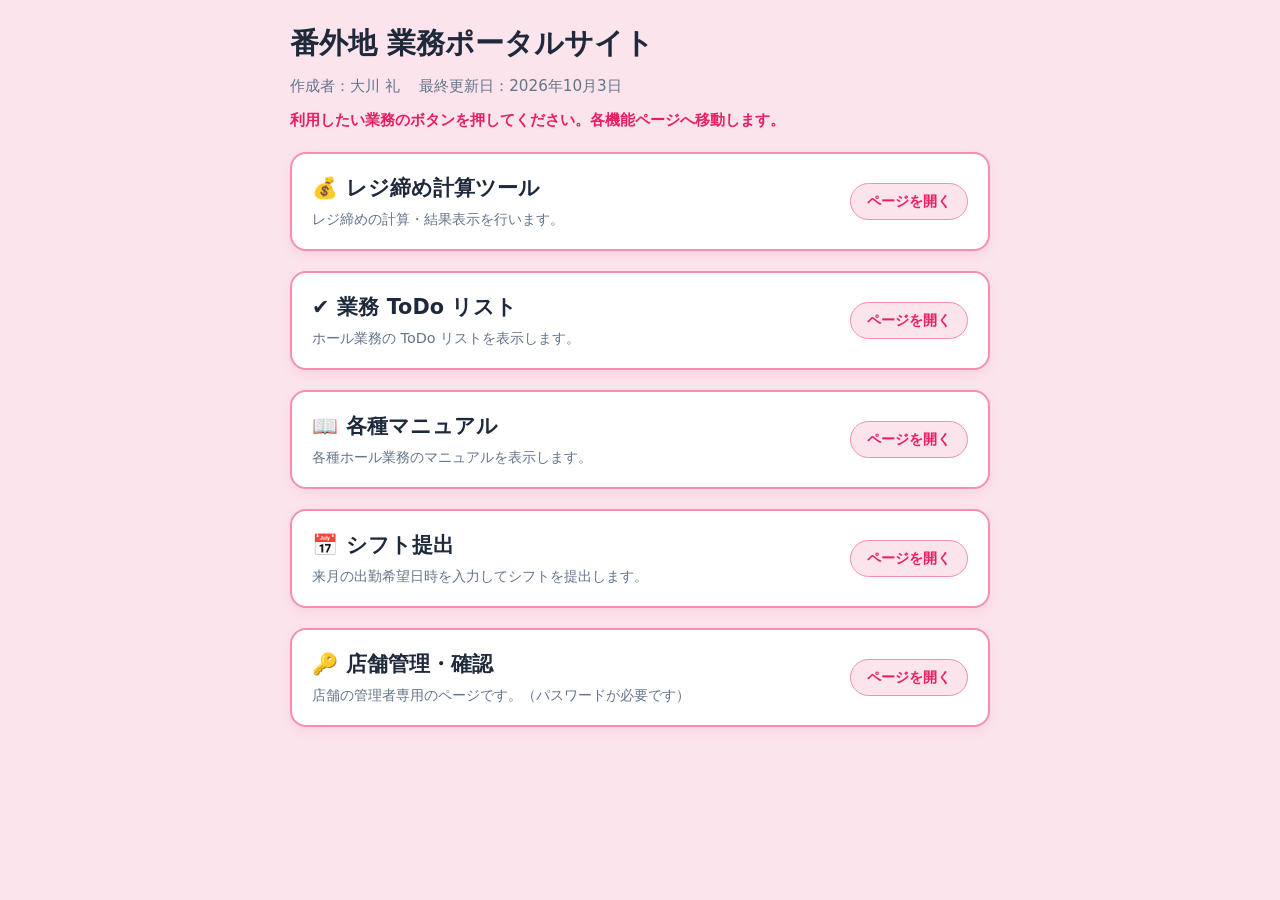
<file: index.html>
<!doctype html>
<html lang="ja">
  <head>
    <meta charset="UTF-8" />
    <meta name="viewport" content="width=device-width, initial-scale=1.0" />
    <title>番外地 業務ポータルサイト</title>
    <link rel="stylesheet" href="common.css" />
    <link rel="stylesheet" href="style.css" />
  </head>
  <body>
    <!-- ヘッダー部分 -->
    <header>
      <h1>番外地 業務ポータルサイト</h1>
      <div class="meta-info">
        作成者：大川 礼 &nbsp;&nbsp; 最終更新日：2026年10月3日
      </div>
      <div class="notice">
        利用したい業務のボタンを押してください。各機能ページへ移動します。
      </div>
    </header>

    <!-- モーダル（準備中メッセージ用） -->
    <div id="modal-overlay" class="modal-overlay hidden">
      <div class="modal-content">
        <div class="modal-icon">🚧</div>
        <h2>準備中です</h2>
        <p id="modal-message">該当のページは現在準備中です。</p>
        <button type="button" class="modal-close-btn" onclick="closeModal()">
          閉じる
        </button>
      </div>
    </div>

    <!-- メインコンテンツ -->
    <main>
      <!-- レジ締めページへのボタン -->
      <div class="menu-card" onclick="navigateTo('cash_register_closing.html')">
        <div class="card-info">
          <h2><span>💰</span> レジ締め計算ツール</h2>
          <p>レジ締めの計算・結果表示を行います。</p>
        </div>
        <div class="card-btn">ページを開く</div>
      </div>

      <!-- ToDoリストページへのボタン -->
      <div class="menu-card" onclick="navigateTo('todo_list.html')">
        <div class="card-info">
          <h2><span>✔️</span>業務 ToDo リスト</h2>
          <p>ホール業務の ToDo リストを表示します。</p>
        </div>
        <div class="card-btn">ページを開く</div>
      </div>

      <!-- マニュアルページへのボタン -->
      <div class="menu-card" onclick="navigateTo('manual.html')">
        <div class="card-info">
          <h2><span>📖</span>各種マニュアル</h2>
          <p>各種ホール業務のマニュアルを表示します。</p>
        </div>
        <div class="card-btn">ページを開く</div>
      </div>

      <!-- シフト提出ページへのボタン -->
      <div class="menu-card" onclick="navigateTo('shift.html')">
        <div class="card-info">
          <h2><span>📅</span> シフト提出</h2>
          <p>来月の出勤希望日時を入力してシフトを提出します。</p>
        </div>
        <div class="card-btn">ページを開く</div>
      </div>

      <!-- 店舗管理・確認へのボタン -->
      <div class="menu-card" onclick="openManagerPage()">
        <div class="card-info">
          <h2><span>🔑</span> 店舗管理・確認</h2>
          <p>店舗の管理者専用のページです。（パスワードが必要です）</p>
        </div>
        <div class="card-btn">ページを開く</div>
      </div>
    </main>

    <script src="script.js"></script>
  </body>
</html>
</file>
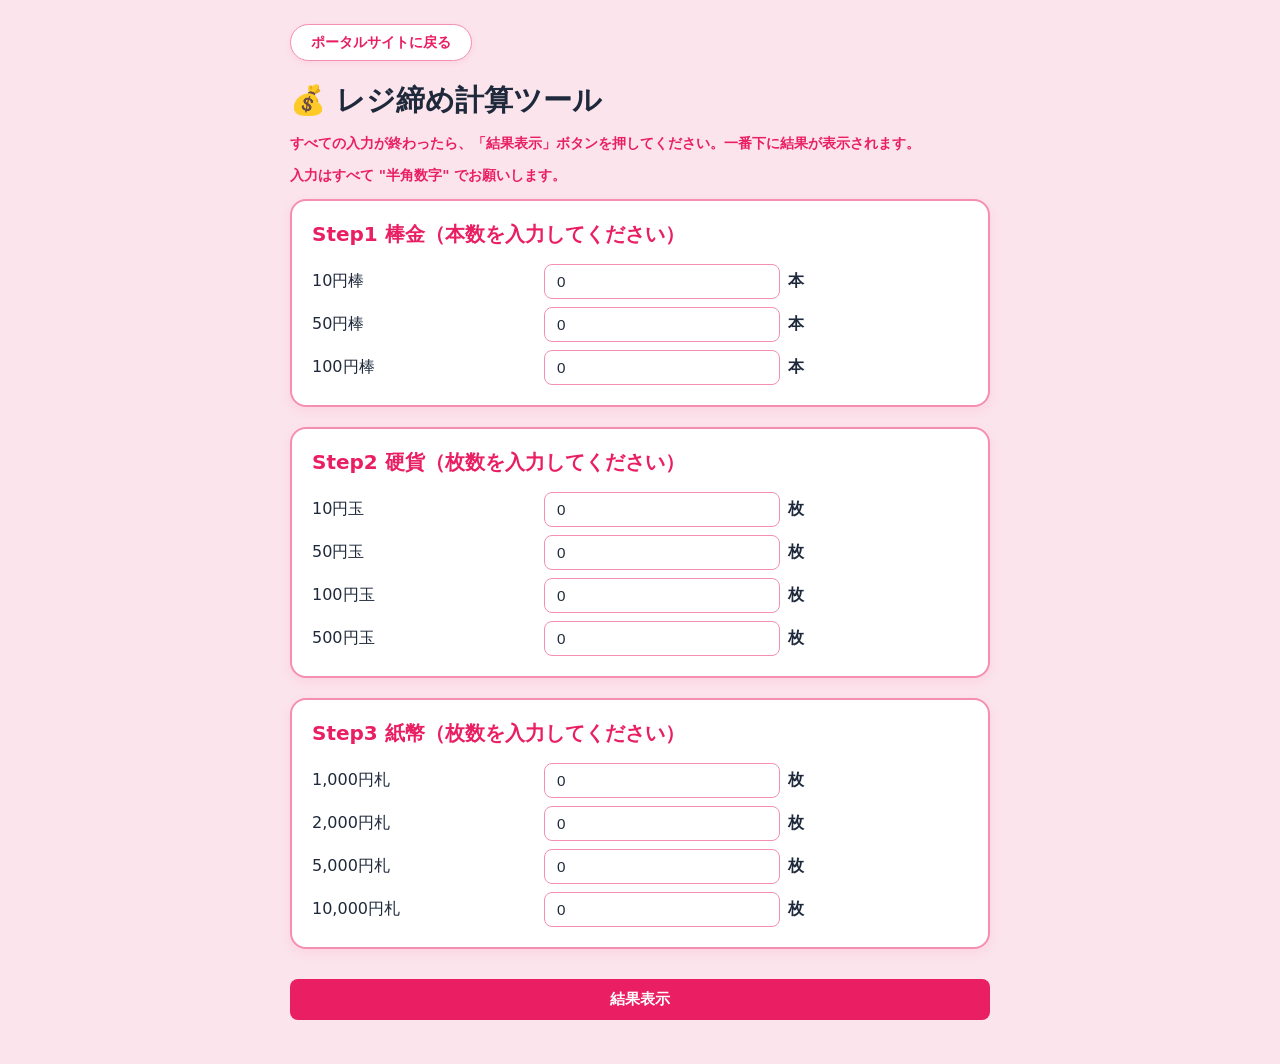
<file: bangaiti_calc-site.html>
<!doctype html>
<html lang="ja">
  <head>
    <meta charset="utf-8" />
    <meta name="viewport" content="width=device-width, initial-scale=1" />
    <title>レジ締め計算用ページ</title>
    <link rel="stylesheet" href="common.css" />
    <link rel="stylesheet" href="./bangaiti_calc-site.css" />
  </head>

  <body>

    <header>
      <div class="back-to-portal-container">
        <a href="index.html" class="back-btn">ポータルサイトに戻る</a>
      </div>

      <h1>💰 レジ締め計算ツール</h1>
      <p class="muted2">
        すべての入力が終わったら、「結果表示」ボタンを押してください。一番下に結果が表示されます。
      </p>
      <p class="muted2">入力はすべて "半角数字" でお願いします。</p>
    </header>

    <!-- メインエリア（幅700pxで統一される枠） -->
    <main>
      <div class="card">
        <h2>Step1 棒金（本数を入力してください）</h2>
        <div class="grid">
          <label>10円棒</label>
          <div class="input-with-unit">
            <input id="bar10" type="number" min="0" step="1" value="0" />
            <span class="unit">本</span>
          </div>

          <label>50円棒</label>
          <div class="input-with-unit">
            <input id="bar50" type="number" min="0" step="1" value="0" />
            <span class="unit">本</span>
          </div>

          <label>100円棒</label>
          <div class="input-with-unit">
            <input id="bar100" type="number" min="0" step="1" value="0" />
            <span class="unit">本</span>
          </div>
        </div>
      </div>

      <div class="card">
        <h2>Step2 硬貨（枚数を入力してください）</h2>
        <div class="grid">
          <label>10円玉</label>
          <div class="input-with-unit">
            <input id="c10" type="number" min="0" step="1" value="0" />
            <span class="unit">枚</span>
          </div>

          <label>50円玉</label>
          <div class="input-with-unit">
            <input id="c50" type="number" min="0" step="1" value="0" />
            <span class="unit">枚</span>
          </div>

          <label>100円玉</label>
          <div class="input-with-unit">
            <input id="c100" type="number" min="0" step="1" value="0" />
            <span class="unit">枚</span>
          </div>

          <label>500円玉</label>
          <div class="input-with-unit">
            <input id="c500" type="number" min="0" step="1" value="0" />
            <span class="unit">枚</span>
          </div>
        </div>
      </div>

      <div class="card">
        <h2>Step3 紙幣（枚数を入力してください）</h2>
        <div class="grid">
          <label>1,000円札</label>
          <div class="input-with-unit">
            <input id="b1000" type="number" min="0" step="1" value="0" />
            <span class="unit">枚</span>
          </div>

          <label>2,000円札</label>
          <div class="input-with-unit">
            <input id="b2000" type="number" min="0" step="1" value="0" />
            <span class="unit">枚</span>
          </div>

          <label>5,000円札</label>
          <div class="input-with-unit">
            <input id="b5000" type="number" min="0" step="1" value="0" />
            <span class="unit">枚</span>
          </div>

          <label>10,000円札</label>
          <div class="input-with-unit">
            <input id="b10000" type="number" min="0" step="1" value="0" />
            <span class="unit">枚</span>
          </div>
        </div>
      </div>

      <button id="calc" style="width: 100%; margin: 10px 0 20px;">結果表示</button>

      <!-- 計算後にだけ表示 -->
      <div class="card" id="resultArea" style="display: none">
        <h2>Step4 封筒に売上金を入れる</h2>

        <h2>内訳</h2>
        <table class="result-table">
          <thead>
            <tr>
              <th>種別</th>
              <th style="text-align: right">10円</th>
              <th style="text-align: right">50円</th>
              <th style="text-align: right">100円</th>
              <th style="text-align: right">500円</th>
              <th style="text-align: right">1,000円</th>
              <th style="text-align: right">2,000円</th>
              <th style="text-align: right">5,000円</th>
              <th style="text-align: right">10,000円</th>
            </tr>
          </thead>
          <tbody id="splitTableBody"></tbody>
        </table>

        <p class="muted"></p>
        <h2 id="salesOnly">売上金合計：-</h2>
        <p class="muted2">① 封筒の「現金」欄に上の売上金を記入します。</p>
        <p class="muted2">
          ② 精算レシートの「総売上」を封筒の「レジP」欄に記入します。
        </p>
        <p class="muted2">③ PayPay、auPAY、カードの売上を各欄に記入します。</p>
        <p class="muted2">④ 出金レシートの金額を「出金」欄に記入します。</p>
        <p class="muted2">
          ⑤ 売上金とレシートをまとめて緑の封筒に入れてキッチンに持ってきてください。
        </p>

        <h2>レジ金管理表</h2>

        <table class="result-table">
          <thead>
            <tr>
              <th></th>
              <th style="text-align: right">本数</th>
              <th style="text-align: right">枚数</th>
              <th style="text-align: right">金額</th>
            </tr>
          </thead>
          <tbody id="envelopeRows"></tbody>
        </table>

        <p class="muted2">⑥ 上の表を写してレジの中に入れておいてください。</p>

        <div id="warn" class="warn"></div>

        <hr style="border: 0; border-top: 1px dashed #f5a3bd; margin: 20px 0" />

        <h2>整合性の確認</h2>
        <p class="muted">必要な場合のみで大丈夫です。</p>

        <div class="grid" style="margin-bottom: 16px">
          <label>昼「現金」</label>
          <div class="input-with-unit">
            <input id="check1" type="number" min="0" value="0" class="check-input" />
            <span class="unit">円</span>
          </div>

          <label>夜「現金」</label>
          <div class="input-with-unit">
            <input id="check2" type="number" min="0" value="0" class="check-input" />
            <span class="unit">円</span>
          </div>

          <label>夜「レジP」</label>
          <div class="input-with-unit">
            <input id="check3" type="number" min="0" value="0" class="check-input" />
            <span class="unit">円</span>
          </div>

          <label>夜「paypay」</label>
          <div class="input-with-unit">
            <input id="check4" type="number" min="0" value="0" class="check-input" />
            <span class="unit">円</span>
          </div>

          <label>夜「auPAY」</label>
          <div class="input-with-unit">
            <input id="check5" type="number" min="0" value="0" class="check-input" />
            <span class="unit">円</span>
          </div>

          <label>夜「クレジットカード」</label>
          <div class="input-with-unit">
            <input id="check6" type="number" min="0" value="0" class="check-input" />
            <span class="unit">円</span>
          </div>

          <label>昼＆夜「出金」合計</label>
          <div class="input-with-unit">
            <input id="check7" type="number" min="0" value="0" class="check-input" />
            <span class="unit">円</span>
          </div>
        </div>

        <h3 id="checkTotal" style="font-size: 20px; border-left: 4px solid #e11d48; padding-left: 8px;">
          確認用合計：0円
        </h3>
        <p class="muted">
          この値が大きい場合は入力に間違いがある場合があります。数え間違え等がないか今一度確認してください。
        </p>
      </div>
    </main>

    <script src="./bangaiti_calc-site.js"></script>
  </body>
</html>
</file>
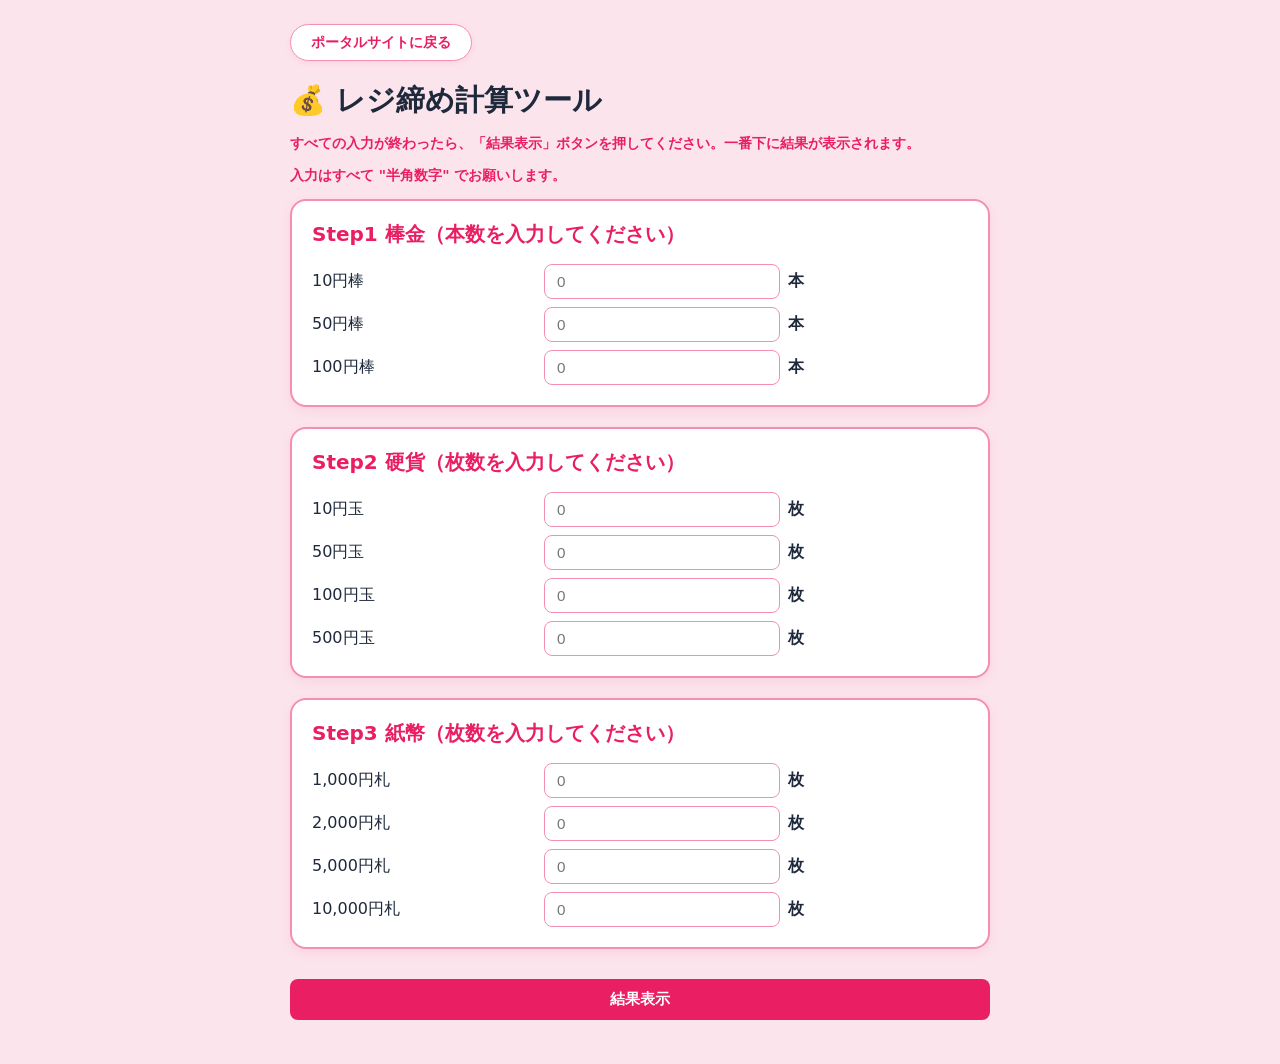
<file: cash_register_closing.html>
<!doctype html>
<html lang="ja">
  <head>
    <meta charset="utf-8" />
    <meta name="viewport" content="width=device-width, initial-scale=1" />
    <title>レジ締め計算用ページ</title>
    <link rel="stylesheet" href="common.css" />
    <link rel="stylesheet" href="./cash_register_closing.css" />
  </head>

  <body>

    <header>
      <div class="back-to-portal-container">
        <a href="index.html" class="back-btn">ポータルサイトに戻る</a>
      </div>

      <h1>💰 レジ締め計算ツール</h1>
      <p class="muted2">
        すべての入力が終わったら、「結果表示」ボタンを押してください。一番下に結果が表示されます。
      </p>
      <p class="muted2">入力はすべて "半角数字" でお願いします。</p>
    </header>

    <!-- メインエリア（幅700pxで統一される枠） -->
    <main>
      <div class="card">
        <h2>Step1 棒金（本数を入力してください）</h2>
        <div class="grid">
          <label>10円棒</label>
          <div class="input-with-unit">
            <input id="bar10" type="number" min="0" step="1" inputmode="numeric" placeholder="0"/>
            <span class="unit">本</span>
          </div>

          <label>50円棒</label>
          <div class="input-with-unit">
            <input id="bar50" type="number" min="0" step="1" inputmode="numeric" placeholder="0"/>
            <span class="unit">本</span>
          </div>

          <label>100円棒</label>
          <div class="input-with-unit">
            <input id="bar100" type="number" min="0" step="1" inputmode="numeric" placeholder="0"/>
            <span class="unit">本</span>
          </div>
        </div>
      </div>

      <div class="card">
        <h2>Step2 硬貨（枚数を入力してください）</h2>
        <div class="grid">
          <label>10円玉</label>
          <div class="input-with-unit">
            <input id="c10" type="number" min="0" step="1" inputmode="numeric" placeholder="0" />
            <span class="unit">枚</span>
          </div>

          <label>50円玉</label>
          <div class="input-with-unit">
            <input id="c50" type="number" min="0" step="1" inputmode="numeric" placeholder="0" />
            <span class="unit">枚</span>
          </div>

          <label>100円玉</label>
          <div class="input-with-unit">
            <input id="c100" type="number" min="0" step="1" inputmode="numeric" placeholder="0" />
            <span class="unit">枚</span>
          </div>

          <label>500円玉</label>
          <div class="input-with-unit">
            <input id="c500" type="number" min="0" step="1" inputmode="numeric" placeholder="0" />
            <span class="unit">枚</span>
          </div>
        </div>
      </div>

      <div class="card">
        <h2>Step3 紙幣（枚数を入力してください）</h2>
        <div class="grid">
          <label>1,000円札</label>
          <div class="input-with-unit">
            <input id="b1000" type="number" min="0" step="1" inputmode="numeric" placeholder="0" />
            <span class="unit">枚</span>
          </div>

          <label>2,000円札</label>
          <div class="input-with-unit">
            <input id="b2000" type="number" min="0" step="1" inputmode="numeric" placeholder="0" />
            <span class="unit">枚</span>
          </div>

          <label>5,000円札</label>
          <div class="input-with-unit">
            <input id="b5000" type="number" min="0" step="1" inputmode="numeric" placeholder="0" />
            <span class="unit">枚</span>
          </div>

          <label>10,000円札</label>
          <div class="input-with-unit">
            <input id="b10000" type="number" min="0" step="1" inputmode="numeric" placeholder="0" />
            <span class="unit">枚</span>
          </div>
        </div>
      </div>

      <button id="calc" style="width: 100%; margin: 10px 0 20px;">結果表示</button>

      <!-- 計算後にだけ表示 -->
      <div class="card" id="resultArea" style="display: none">
        <h2>Step4 封筒に売上金を入れる</h2>

        <h2>内訳</h2>
        <table class="result-table">
          <thead>
            <tr>
              <th>種別</th>
              <th style="text-align: right">10円</th>
              <th style="text-align: right">50円</th>
              <th style="text-align: right">100円</th>
              <th style="text-align: right">500円</th>
              <th style="text-align: right">1,000円</th>
              <th style="text-align: right">2,000円</th>
              <th style="text-align: right">5,000円</th>
              <th style="text-align: right">10,000円</th>
            </tr>
          </thead>
          <tbody id="splitTableBody"></tbody>
        </table>

        <p class="muted"></p>
        <h2 id="salesOnly">売上金合計：-</h2>
        <div class="envelope-flow-container">
          <div class="envelope-flow-text">
            <p class="muted2">① 緑の封筒の最上部に日付と曜日を記入</p>
            <p class="muted2">② 精算レシートの「総売上」を封筒の「レジP」欄に記入</p>
            <p class="muted2">③ 上の「売上金合計」を封筒の「現金」欄に記入</p>
            <p class="muted2">④ iPadでpaypayアプリを開いて、売上を「paypay」欄に記入</p>
            <p class="muted2">⑤ iPadでauPAYアプリを開いて、売上を「auPAY」欄に記入</p>
            <p class="muted2">⑥ カード決済端末の「その他」→「レポート」→「売上」で、売上を「カード」欄に記入</p>
            <p class="muted2">⑦ 出金レシートの「購入したもの」および「金額」を、「出金」欄に記入</p>
            <p class="muted2">⑧ 売上金とレシート、前日のレジ金管理表(あれば)をまとめて緑の封筒に入れて、ホチキスで止める</p>
            <p class="muted2">⑨ 緑の封筒をキッチンの社員さんに渡す</p>
          </div>
          
          <div class="envelope-image-wrapper">
            <p class="envelope-label">(例) 封筒の完成イメージ</p>
            <img src="cash_register_finished_image.jpg"/>
          </div>
        </div>

        <h2>レジ金管理表</h2>

        <div class="table-scroll-wrapper">
          <table class="result-table">
            <thead>
              <tr>
                <th></th>
                <th style="text-align: right">本数</th>
                <th style="text-align: right">枚数</th>
                <th style="text-align: right">金額</th>
              </tr>
            </thead>
            <tbody id="envelopeRows"></tbody>
          </table>
        </div>

        <p class="muted2">⑩ 上の表を写してレジの中に入れておく</p>

        <div id="warn" class="warn"></div>
      </div>

      <!-- Step5 整合性の確認 -->
      <div class="card" id="checkArea" style="display: none">
        <h2>Step5 整合性の確認</h2>
        <p class="muted">必要な場合のみで大丈夫です。</p>

        <div class="grid" style="margin-bottom: 16px">
          <label>昼「現金」</label>
          <div class="input-with-unit">
            <input id="check1" type="number" min="0" inputmode="numeric" placeholder="0" class="check-input" />
            <span class="unit">円</span>
          </div>

          <label>夜「現金」</label>
          <div class="input-with-unit">
            <input id="check2" type="number" min="0" inputmode="numeric" placeholder="0" class="check-input" />
            <span class="unit">円</span>
          </div>

          <label>夜「レジP」</label>
          <div class="input-with-unit">
            <input id="check3" type="number" min="0" inputmode="numeric" placeholder="0" class="check-input" />
            <span class="unit">円</span>
          </div>

          <label>夜「paypay」</label>
          <div class="input-with-unit">
            <input id="check4" type="number" min="0" inputmode="numeric" placeholder="0" class="check-input" />
            <span class="unit">円</span>
          </div>

          <label>夜「auPAY」</label>
          <div class="input-with-unit">
            <input id="check5" type="number" min="0" inputmode="numeric" placeholder="0" class="check-input" />
            <span class="unit">円</span>
          </div>

          <label>夜「クレジットカード」</label>
          <div class="input-with-unit">
            <input id="check6" type="number" min="0" inputmode="numeric" placeholder="0" class="check-input" />
            <span class="unit">円</span>
          </div>

          <label>昼＆夜「出金」合計</label>
          <div class="input-with-unit">
            <input id="check7" type="number" min="0" inputmode="numeric" placeholder="0" class="check-input" />
            <span class="unit">円</span>
          </div>
        </div>

        <h3 id="checkTotal" style="font-size: 20px; border-left: 4px solid #e11d48; padding-left: 8px;">
          確認用合計：0円
        </h3>
        <p class="muted">
          この値が大きい場合は入力に間違いがある場合があります。数え間違え等がないか今一度確認してください。
        </p>
      </div>
    </main>

    <script src="./cash_register_closing.js"></script>
  </body>
</html>
</file>
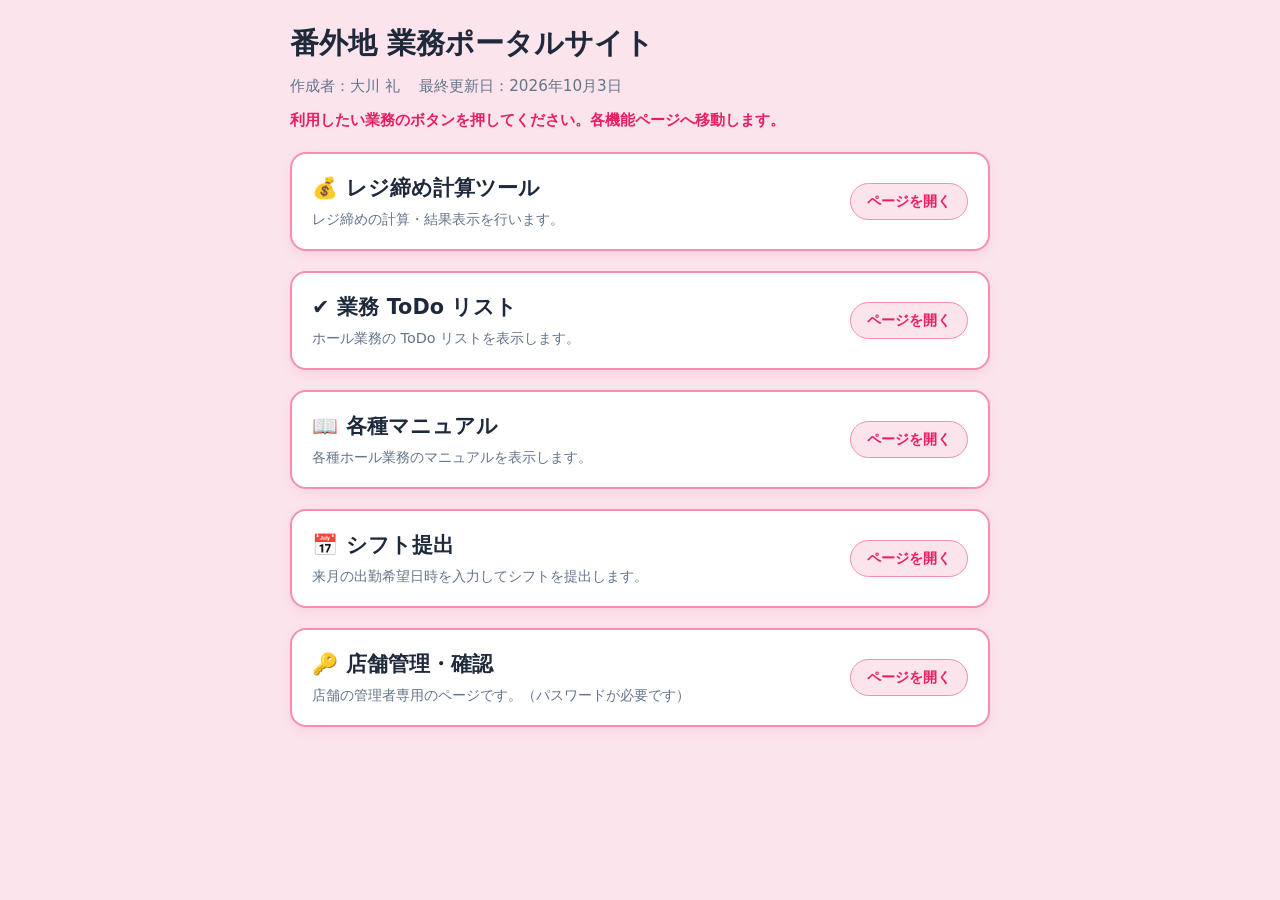
<file: manager.html>
<!doctype html>
<html lang="ja">
  <head>
    <meta charset="UTF-8" />
    <meta name="viewport" content="width=device-width, initial-scale=1.0" />
    <title>店舗管理・確認</title>
    <link rel="stylesheet" href="common.css" />
    <link rel="stylesheet" href="manager.css" />
  </head>
  <body>
    <div id="secret-area">
      <header>
        <div class="back-to-portal-container">
          <a href="index.html" class="back-btn">ポータルサイトに戻る</a>
        </div>
        <h1>🔑 店舗管理・確認</h1>
      </header>

      <main>
        <!-- 機能1: スプレッドシート連携 -->
        <div class="manager-card">
          <h2>📊 シフト提出フォーム作成</h2>
          <p>
            シフト提出フォーム作成用Google スプレッドシートへジャンプします。
          </p>
          <div style="margin-top: 16px">
            <a
              href="https://docs.google.com/spreadsheets/d/1SZbUbof7wzjCV6oG5tTdvonmNe8Pz9E8D8TVUZTuvog/edit?usp=sharing"
              target="_blank"
              rel="noopener noreferrer"
              class="sheet-btn"
            >
              🟢 Google スプレッドシートを開く ↗
            </a>
          </div>
        </div>

        <!-- 機能2: アルバイトメンバー一括管理（追加・削除をここに集約） -->
        <div class="manager-card">
          <h2>👥 アルバイトメンバー管理</h2>
          <p class="card-desc">
            アルバイトメンバーの追加および削除を行います。ここで変更した内容は下の各ツールに共通で反映されます。
          </p>

          <!-- メンバー追加 -->
          <div class="add-member-container" style="margin-bottom: 20px">
            <label for="common-member-name"
              ><strong>メンバーを追加：</strong></label
            >
            <div style="display: flex; gap: 8px; margin-top: 8px">
              <input
                type="text"
                id="common-member-name"
                placeholder="氏名を入力"
                class="member-input"
              />
              <button
                type="button"
                class="action-btn"
                onclick="addCommonMember()"
              >
                追加
              </button>
            </div>
          </div>

          <!-- メンバー削除（一括集約） -->
          <div class="member-select-container">
            <label for="common-delete-select"
              ><strong>メンバーを削除：</strong></label
            >
            <div
              style="
                display: flex;
                align-items: center;
                gap: 8px;
                margin-top: 8px;
              "
            >
              <select id="common-delete-select" style="flex: 1">
                <option value="">-- 削除するメンバーを選択 --</option>
              </select>
              <button
                type="button"
                class="delete-member-btn"
                onclick="deleteCommonMember()"
              >
                削除する
              </button>
            </div>
          </div>
        </div>

        <!-- 機能3: アルバイト給料計算ツール -->
        <div class="manager-card">
          <h2>💴 アルバイト給料計算ツール</h2>

          <p class="card-desc">
            対象のメンバーを選択し、時給設定および出退勤記録を入力してください。
          </p>

          <!-- メンバー選択（削除ボタンを撤去し、選択のみにスッキリ化） -->
          <div class="member-select-container">
            <label for="payroll-member-select"
              ><strong>給料計算するメンバー：</strong></label
            >
            <div style="margin-top: 8px">
              <select
                id="payroll-member-select"
                onchange="loadPayrollMemberData()"
                style="width: 100%"
              >
                <option value="">-- メンバーを選択 --</option>
              </select>
            </div>
          </div>

          <!-- 選択したメンバーの給料計算シートエリア（未選択時は非表示） -->
          <div
            id="payroll-form-container"
            style="
              display: none;
              border-top: 2px dashed var(--border-pink);
              margin-top: 20px;
              padding-top: 20px;
            "
          >
            <!-- 選択中メンバーのヘッダー＆自動保存ステータス -->
            <div
              style="
                display: flex;
                justify-content: space-between;
                align-items: center;
                margin-bottom: 16px;
              "
            >
              <div
                style="
                  font-weight: bold;
                  font-size: 1.1rem;
                  color: var(--primary-pink);
                "
              >
                👤 選択中：<span id="current-member-display">-</span>
                さんの給料計算シート
              </div>
              <div
                id="auto-save-status"
                style="
                  font-size: 0.85rem;
                  color: var(--success-green);
                  font-weight: bold;
                  transition: opacity 0.3s;
                  opacity: 0;
                "
              >
                ✓ 自動保存されました
              </div>
            </div>

            <!-- 基本情報設定（時給・交通費） -->
            <div class="payroll-config-grid">
              <div class="form-group">
                <label for="hourly-wage">時給（円）：</label>
                <input type="number" id="hourly-wage" value="0" min="0" />
              </div>
              <div class="form-group">
                <label for="transport-one-way">交通費（片道・円）：</label>
                <input type="number" id="transport-one-way" value="0" min="0" />
              </div>
            </div>

            <!-- 給料合計表示エリア -->
            <div class="payroll-summary-box">
              <div class="summary-total-line">
                <span class="total-label">今月の支給額：</span>
                <span class="total-amount" id="grand-total">¥0</span>
              </div>
              <div class="summary-breakdown">
                <div>基本給合計：<span id="total-base-pay">¥0</span></div>
                <div>交通費合計：<span id="total-transport">¥0</span></div>
              </div>
            </div>

            <!-- 明細テーブル -->
            <div class="payroll-table-wrapper">
              <table class="payroll-table">
                <thead>
                  <tr>
                    <th>No.</th>
                    <th>出勤</th>
                    <th>休憩開始</th>
                    <th>休憩終了</th>
                    <th>退勤</th>
                    <th>拘束</th>
                    <th>休憩</th>
                    <th>勤務</th>
                    <th>基本給</th>
                    <th>交通費</th>
                    <th>給料</th>
                    <th>操作</th>
                  </tr>
                </thead>
                <tbody id="payroll-tbody">
                  <!-- JavaScriptで動的生成 -->
                </tbody>
              </table>
            </div>

            <!-- 下部アクションエリア -->
            <div
              style="
                display: flex;
                justify-content: space-between;
                align-items: center;
                margin-top: 16px;
              "
            >
              <button type="button" class="action-btn" id="add-payroll-row-btn">
                ＋ 勤務日を追加
              </button>

              <button
                type="button"
                class="delete-member-btn"
                onclick="clearPayrollInputs()"
                style="padding: 10px 16px; font-size: 0.95rem"
              >
                🧹 入力内容をクリア
              </button>
            </div>
          </div>
          <!-- /#payroll-form-container -->
        </div>
        <!-- /.manager-card -->

        <!-- 機能4: アルバイトメンバーの仕事評価 -->
        <div class="manager-card">
          <h2>👥 アルバイトメンバー業務評価</h2>

          <p class="card-desc">
            評価対象のメンバーを選択し、各業務の習熟度（◎/◯/△/▲/✕）を記録してください。
          </p>

          <!-- メンバー選択（削除ボタンを撤去し、選択のみにスッキリ化） -->
          <div class="member-select-container">
            <label for="member-select"
              ><strong>評価するメンバー：</strong></label
            >
            <div style="margin-top: 8px">
              <select
                id="member-select"
                onchange="loadMemberEvaluation()"
                style="width: 100%"
              >
                <option value="">-- メンバーを選択 --</option>
              </select>
            </div>
          </div>

          <!-- 業務評価入力フォーム -->
          <div id="eval-form-container" style="display: none; margin-top: 20px">
            <form id="eval-form">
              <table class="eval-table">
                <thead>
                  <tr>
                    <th>業務内容</th>
                    <th>評価 ( ◎ / ◯ / △ / ▲ / ✕ )</th>
                  </tr>
                </thead>
                <tbody id="eval-tbody">
                  <!-- JavaScriptで動的に追加されます -->
                </tbody>
              </table>

              <div style="margin-top: 16px; text-align: right">
                <button
                  type="button"
                  class="action-btn"
                  onclick="saveEvaluation()"
                >
                  評価を保存する
                </button>
              </div>
            </form>
          </div>
        </div>

        <!-- 機能5: 全メンバーの評価一覧表 -->
        <div class="manager-card">
          <h2>📋 全メンバー業務習熟度一覧表</h2>
          <div id="matrix-container" style="overflow-x: auto">
            <!-- JavaScriptで全体表が自動生成されます -->
          </div>
        </div>
      </main>
    </div>

    <script src="manager.js"></script>
  </body>
</html>
</file>
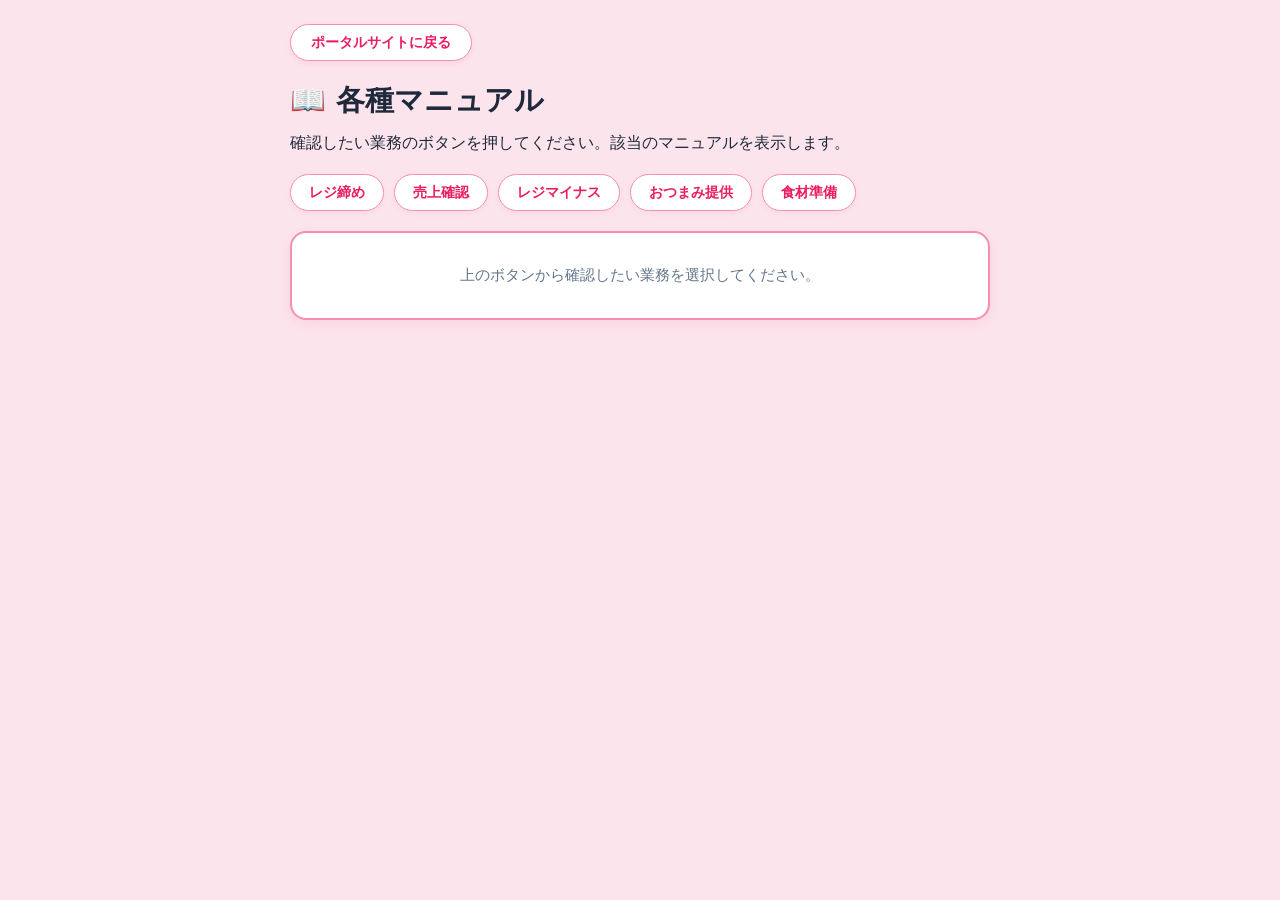
<file: manual.html>
<!DOCTYPE html>
<html lang="ja">
<head>
  <meta charset="UTF-8">
  <meta name="viewport" content="width=device-width, initial-scale=1.0">
  <title>各種マニュアル - 番外地 業務ポータルサイト</title>
  <link rel="stylesheet" href="common.css">
  <link rel="stylesheet" href="manual.css">
</head>
<body>

  <!-- ヘッダーエリア -->
  <header>
    <!-- 共通：ポータルサイトに戻るボタン -->
    <div class="back-to-portal-container">
      <a href="index.html" class="back-btn">ポータルサイトに戻る</a>
    </div>

    <h1>📖 各種マニュアル</h1>
    <div class="notice">
      確認したい業務のボタンを押してください。該当のマニュアルを表示します。
    </div>
  </header>

  <main>
    <!-- 業務選択ボタンエリア -->
    <nav class="manual-nav">
      <button type="button" class="tab-btn" data-target="task-register-close">レジ締め</button>
      <button type="button" class="tab-btn" data-target="task-sales-check">売上確認</button>
      <button type="button" class="tab-btn" data-target="task-register-minus">レジマイナス</button>
      <button type="button" class="tab-btn" data-target="task-snack-provision">おつまみ提供</button>
      <button type="button" class="tab-btn" data-target="task-ingredient-prep">食材準備</button>
    </nav>

    <!-- マニュアル表示領域 -->
    <div class="manual-content-wrapper">

      <!-- 初期案内メッセージ -->
      <div id="default-message" class="card default-message">
        <p>上のボタンから確認したい業務を選択してください。</p>
      </div>

      <!-- レジ締め -->
        <section id="task-register-close" class="card manual-item">
          <h2>💰 レジ締め手順</h2>

          <!-- manual-steps の内側に prep-box を移動 -->
          <div class="manual-steps">
            <div class="prep-box">
              <div class="prep-title">🎒 用意するもの</div>
              <div class="prep-items">
                <span class="prep-tag">iPad</span>
                <span class="prep-tag">緑の封筒</span>
                <span class="prep-tag">コインケース (10円/50円/100円)</span>
                <span class="prep-tag">ペン</span>
                <span class="prep-tag">カード決済端末</span>
              </div>
            </div>

            <div class="step-card">
            <span class="step-badge">STEP 1</span>
            <h3>レジ精算</h3>
            <p>レジの「業務選択」→「7.精算業務」→「1.精算組合せレポート」→「責任者コード：1」→「確定」→「確定」→「実行」を押して精算レシートを取得する</p>
          </div>
          <div class="step-card">
            <span class="step-badge">STEP 2</span>
            <h3>予備金30,000円の確認</h3>
            <p>レジ内に入っている予備金30,000円があるか確認 → 無かったら1,000円札×30枚になるようにする</p>
          </div>
          <div class="step-card">
            <span class="step-badge">STEP 3</span>
            <h3>現金を数える</h3>
            <p>「レジ締め計算ツール」に則って、レジ内の現金を数える</p>
          </div>
          <div class="step-card">
            <span class="step-badge">STEP 4</span>
            <h3>封筒作成</h3>
            <p>緑の封筒に「現金」「レジP」「paypay」「auPAY」「カード」「出金」を記入</p>
            <p>・paypayおよびauPAYは、iPad内の専用アプリを開くと表示される金額を記入</p>
            <p>・カードは、カード決済端末の「その他」→「レポート」→「売上」で表示される金額を記入</p>
            <p>・出金は、出金レシートの「値段」および「購入したもの」を記入</p>
            <p>「STEP 1 レジ精算」から少し時間が経つと、長いレシートが出てくる</p>
          </div>
          <div class="step-card">
            <span class="step-badge">STEP 5</span>
            <h3>レジ金管理表作成</h3>
            <p>「レジ締め計算ツール」に則って、レジ金管理表を作成してレジ内に入れておく</p>
          </div>
          <div class="step-card">
            <span class="step-badge">STEP 6</span>
            <h3>終了</h3>
            <p>レジを元に戻して、電源を切る</p>
            <p>緑の封筒に売上金・精算レシート・会計レシート・出金レシート・長いレシートを入れ、ホチキスで止めてキッチンに持っていく</p>            
            <p>電源の切り方：「精算完了しました。：確認」→「終 メインメニューへ」→「終 終了業務」→「終了業務を実行しますか？：実行」</p>            
          </div>                   
        </div>
      </section>

      <!-- 売上確認 -->
        <section id="task-sales-check" class="card manual-item">
          <h2>📊 売上確認</h2>

          <div class="manual-steps">
            <div class="step-card">
            <span class="step-badge">STEP 1</span>
            <h3>現時点での売上の確認をする</h3>
            <p>レジの「業務選択」→「4.点検業務」→「4.売計点検」を押す</p>
          </div>
          <div class="step-card">
            <span class="step-badge">STEP 2</span>
            <h3>レジ画面に戻る</h3>
            <p>レジの「終」→「1.レジ画面」を押す</p>
          </div>                
        </div>
      </section>

      <!-- レジマイナス -->
      <section id="task-register-minus" class="card manual-item">
        <h2>🧾 レジマイナス手順</h2>
        
        <!-- 注意メッセージボックス -->
        <div class="alert-box">
          <div class="alert-title">⚠️ 注意</div>
          <p class="alert-text">
            レジマイナス操作を行うと<strong>約10分間レジが使用できなくなります</strong>。実行するタイミングに気をつけてください。
          </p>
        </div>

        <div class="manual-steps">
          <div class="step-card">
            <span class="step-badge">STEP 1</span>
            <h3>レジ操作</h3>
            <p>「レジマイナス」→「実行」を押し、内容が表示されるのを待つ</p>
          </div>
          <div class="step-card">
            <span class="step-badge">STEP 2</span>
            <h3>レジマイナス処理をするオーダーの選択</h3>
            <p>マイナスしたい値段と同じオーダーを選択 → レジマイナスの実行</p>
            <p>※この時、値段が同じであればオーダー内容が違っても良い</p>
          </div>
          <div class="step-card">
            <span class="step-badge">STEP 3</span>
            <h3>レジ画面に戻る</h3>
            <p>レジの「終」→「1.レジ画面」を押す</p>
          </div>           
          <div class="step-card">
            <span class="step-badge">STEP 4</span>
            <h3>食券処理</h3>
            <p>レジマイナス処理が済んだ食券は、レジ下引き出しに入っているファイル内の紙にスティックのりで貼っておく</p>
          </div>          
        </div>
      </section>

      <!-- おつまみ提供 -->
      <section id="task-snack-provision" class="card manual-item">
        <h2>🍪 おつまみ提供</h2>
        
        <div class="manual-steps">
          <div class="step-card">
            <span class="step-badge">マヨネーズ</span>
            <h3>アスパラベーコン、アスパラバター、こまい一夜干し、いか一夜干し</h3>
          </div>
          <div class="step-card">
            <span class="step-badge">わさび</span>
            <h3>大山やきとり</h3>
          </div>
          <div class="step-card">
            <span class="step-badge">からし</span>
            <h3>きゅうり一本漬け、冷やし中華</h3>
            <p>※冷やし中華は夏季限定メニュー</p>
          </div>
          <div class="step-card">
            <span class="step-badge">紅しょうが</span>
            <h3>冷やし中華</h3>
            <p>※冷やし中華は夏季限定メニュー</p>
          </div>
          <div class="step-card">
            <span class="step-badge">その他</span>
            <h3>炒飯 → レンゲ</h3>
            <h3>コーンバター → 穴開きレンゲ</h3>
            <h3>ハムカツ → 中濃ソース</h3>
          </div>           
        </div>
      </section>


      <!-- 食材準備 -->
      <section id="task-ingredient-prep" class="card manual-item">
        <h2>🥩 食材準備</h2>
        <p>以下のおつまみのオーダーが入ったら、キッチンに食材を渡してください。</p>
        <div class="manual-steps">
          <div class="step-card">
            <span class="step-badge">アスパラガス1束(3本組)</span>
            <h3>アスパラベーコン、アスパラバター</h3>
          </div>
          <div class="step-card">
            <span class="step-badge">エリンギ1パック</span>
            <h3>エリンギバター</h3>
          </div>
          <div class="step-card">
            <span class="step-badge">納豆1パック</span>
            <h3>ネバネバ豆腐、あつあげ納豆醤油</h3>
          </div>
          <div class="step-card">
            <span class="step-badge">中濃ソース</span>
            <h3>ラーメン店の焼きそば、揚げ餃子</h3>
          </div>
          <div class="step-card">
            <span class="step-badge">マヨネーズ</span>
            <h3>つなまよメンマ</h3>
          </div>
          <div class="step-card">
            <span class="step-badge">梅干し</span>
            <h3>梅干し</h3>
            <p>※ 梅干しは下の冷蔵庫から取り出し、小皿に乗せてからそのまま提供</p>
          </div>

    </div>
  </main>

  <script src="manual.js"></script>
</body>
</html>
</file>
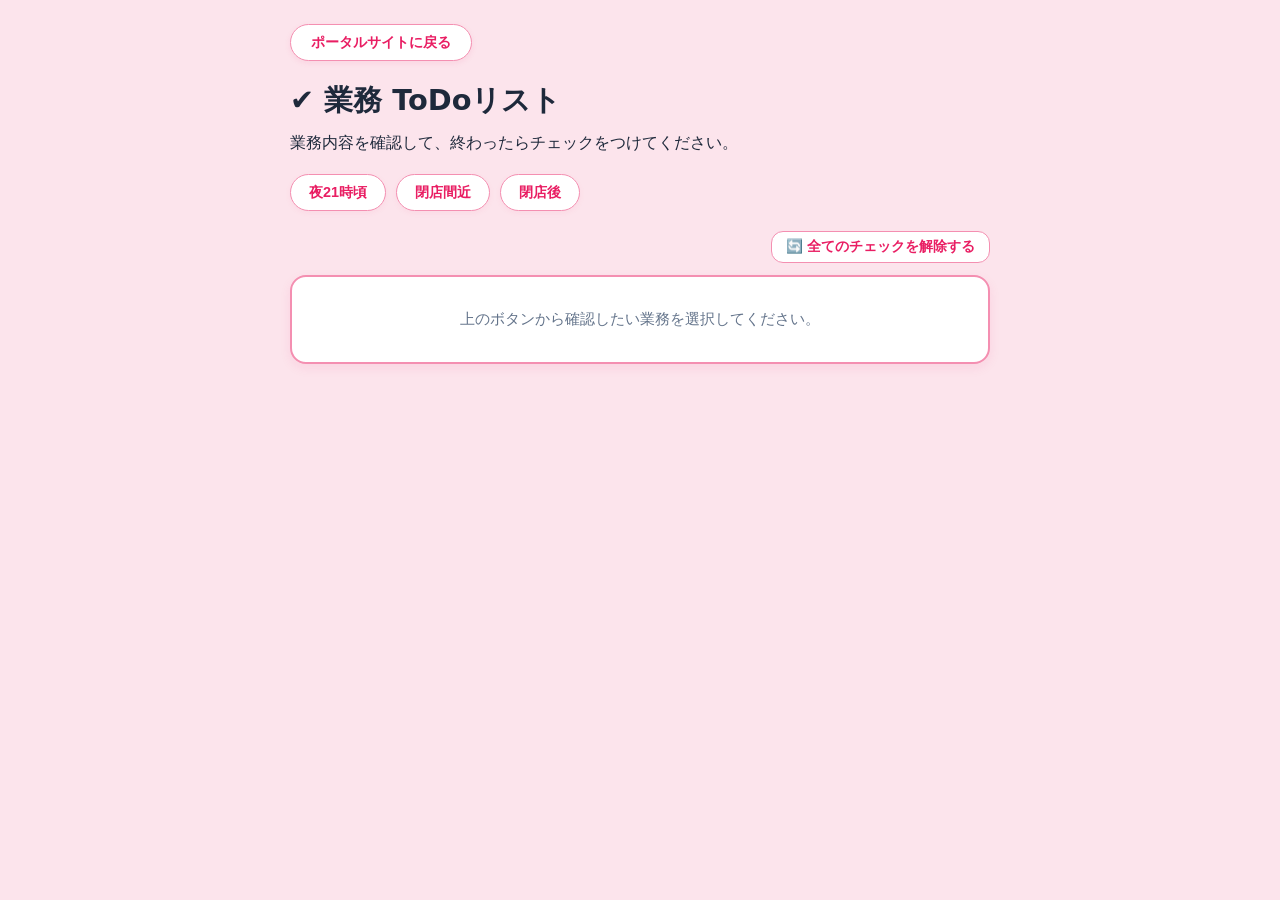
<file: todo_list.html>
<!DOCTYPE html>
<html lang="ja">
<head>
  <meta charset="UTF-8">
  <meta name="viewport" content="width=device-width, initial-scale=1.0">
  <title>業務 ToDo リスト</title>
  <link rel="stylesheet" href="common.css">
  <link rel="stylesheet" href="todo_list.css">
</head>
<body>

  <!-- ヘッダー部分 -->
  <header>
    <!-- ポータルサイトに戻るボタン -->
    <div class="back-to-portal-container">
      <a href="index.html" class="back-btn">ポータルサイトに戻る</a>
    </div>

    <h1>✔️ 業務 ToDoリスト</h1>
    <div class="notice">
      業務内容を確認して、終わったらチェックをつけてください。
    </div>
  </header>

  <!-- メインコンテンツ -->
  <main class="todo-main">
    
    <!-- 時間帯切り替えタブ -->
    <div class="tab-container">
      <button class="tab-btn" onclick="switchTab('night', event)">夜21時頃</button>
      <button class="tab-btn" onclick="switchTab('closing-soon', event)">閉店間近</button>
      <button class="tab-btn" onclick="switchTab('closed', event)">閉店後</button>
    </div>
    
    <!-- 一括解除アクションエリア -->
    <div class="action-bar">
      <button type="button" class="reset-btn" onclick="resetAllChecks()">
        🔄 全てのチェックを解除する
      </button>
    </div>

    <!-- ToDoリスト表示エリア（時間帯ごとにグループ化） -->
    <div class="todo-content-wrapper">

      <!-- 初期案内メッセージ -->
      <div id="default-message" class="card default-message">
        <p>上のボタンから確認したい業務を選択してください。</p>
      </div>

      <!-- 夜21時頃 -->
      <div id="night" class="card todo-group">
        <h2>🌙 夜21時頃のタスク</h2>
        <ul class="todo-list">
          <li>
            <label class="todo-item">
              <input type="checkbox" onchange="toggleTask(this)">
              <span class="checkmark"></span>
              <span class="task-text">【飲み客】おつまみラストオーダー(21:00)</span>
            </label>
          </li>
          <li>
            <label class="todo-item">
              <input type="checkbox" onchange="toggleTask(this)">
              <span class="checkmark"></span>
              <span class="task-text">卓上調味料の補充</span>
            </label>
          </li>
          <li>
            <label class="todo-item">
              <input type="checkbox" onchange="toggleTask(this)">
              <span class="checkmark"></span>
              <span class="task-text">卓上調味料を拭く</span>
            </label>
          </li>
          <li>
            <label class="todo-item">
              <input type="checkbox" onchange="toggleTask(this)">
              <span class="checkmark"></span>
              <span class="task-text">コチュジャンを拭いてから片付ける</span>
            </label>
          </li>          
          <li>
            <label class="todo-item">
              <input type="checkbox" onchange="toggleTask(this)">
              <span class="checkmark"></span>
              <span class="task-text">ウォーターサーバーの製氷ストップ</span>
            </label>
          </li>
        </ul>
      </div>

      <!-- 閉店間近 -->
      <div id="closing-soon" class="card todo-group">
        <h2>⏳ 閉店間近のタスク</h2>
        <ul class="todo-list">
          <li>
            <label class="todo-item">
              <input type="checkbox" onchange="toggleTask(this)">
              <span class="checkmark"></span>
              <span class="task-text">【飲み客】ラーメンラストオーダー(21:30)</span>
            </label>
          </li>
          <li>
            <label class="todo-item">
              <input type="checkbox" onchange="toggleTask(this)">
              <span class="checkmark"></span>
              <span class="task-text">【飲み客】ドリンクラストオーダー(21:50)</span>
            </label>
          </li>
          <li>
            <label class="todo-item">
              <input type="checkbox" onchange="toggleTask(this)">
              <span class="checkmark"></span>
              <span class="task-text">新規客ストップ(22:00)</span>
            </label>
          </li>
          <li>
            <label class="todo-item">
              <input type="checkbox" onchange="toggleTask(this)">
              <span class="checkmark"></span>
              <span class="task-text">暖簾を外し、営業中看板を「準備中」にする(22:00)</span>
            </label>
          </li>
        </ul>
      </div>

      <!-- 閉店後 -->
      <div id="closed" class="card todo-group">
        <h2>🔒 閉店後のタスク</h2>
        <ul class="todo-list">
          <li>
            <label class="todo-item">
              <input type="checkbox" onchange="toggleTask(this)">
              <span class="checkmark"></span>
              <span class="task-text">レジマイナス(必要な場合のみ)</span>
            </label>
          </li>          
          <li>
            <label class="todo-item">
              <input type="checkbox" onchange="toggleTask(this)">
              <span class="checkmark"></span>
              <span class="task-text">レジ締め</span>
            </label>
          </li>
          <li>
            <label class="todo-item">
              <input type="checkbox" onchange="toggleTask(this)">
              <span class="checkmark"></span>
              <span class="task-text">箸補充</span>
            </label>
          </li>
          <li>
            <label class="todo-item">
              <input type="checkbox" onchange="toggleTask(this)">
              <span class="checkmark"></span>
              <span class="task-text">テーブルナプキン補充</span>
            </label>
          </li>          
          <li>
            <label class="todo-item">
              <input type="checkbox" onchange="toggleTask(this)">
              <span class="checkmark"></span>
              <span class="task-text">卓上ボトルの水を捨て、拭いてから、1卓上に並べておく(計14個)</span>
            </label>
          </li>                  
          <li>
            <label class="todo-item">
              <input type="checkbox" onchange="toggleTask(this)">
              <span class="checkmark"></span>
              <span class="task-text">ウォーターサーバー内の氷を全部出し、電源を切る</span>
            </label>
          </li>
          <li>
            <label class="todo-item">
              <input type="checkbox" onchange="toggleTask(this)">
              <span class="checkmark"></span>
              <span class="task-text">外ゴミを捨て、ゴミ袋を交換する</span>
            </label>
          </li>
          <li>
            <label class="todo-item">
              <input type="checkbox" onchange="toggleTask(this)">
              <span class="checkmark"></span>
              <span class="task-text">パーテーションを拭いて元の位置に戻す(計8枚)</span>
            </label>
          </li>
          <li>
            <label class="todo-item">
              <input type="checkbox" onchange="toggleTask(this)">
              <span class="checkmark"></span>
              <span class="task-text">キッチン出入口のドアを外す</span>
            </label>
          </li>  
          <li>
            <label class="todo-item">
              <input type="checkbox" onchange="toggleTask(this)">
              <span class="checkmark"></span>
              <span class="task-text">裏倉庫から台車を持ってくる</span>
            </label>
          </li>
          <li>
            <label class="todo-item">
              <input type="checkbox" onchange="toggleTask(this)">
              <span class="checkmark"></span>
              <span class="task-text">3卓の机をずらして台車を置くスペースを確保する</span>
            </label>
          </li>
          <li>
            <label class="todo-item">
              <input type="checkbox" onchange="toggleTask(this)">
              <span class="checkmark"></span>
              <span class="task-text">裏倉庫からモップと箒ちりとりを持ってくる</span>
            </label>
          </li>        
          <li>
            <label class="todo-item">
              <input type="checkbox" onchange="toggleTask(this)">
              <span class="checkmark"></span>
              <span class="task-text">ビールサーバー洗浄機を持ってくる</span>
            </label>
          </li>
          <li>
            <label class="todo-item">
              <input type="checkbox" onchange="toggleTask(this)">
              <span class="checkmark"></span>
              <span class="task-text">暖簾と外にある案内看板を店内に入れる</span>
            </label>
          </li>   
          <li>
            <label class="todo-item">
              <input type="checkbox" onchange="toggleTask(this)">
              <span class="checkmark"></span>
              <span class="task-text">エアコン・扇風機・壁面電飾看板の電気を消す</span>
            </label>
          </li>
          <li>
            <label class="todo-item">
              <input type="checkbox" onchange="toggleTask(this)">
              <span class="checkmark"></span>
              <span class="task-text">バケツに水を入れ、キッチンハイターを蓋1杯分入れ、ダスターを入れる(計3枚)</span>
            </label>
          </li>          
          </li>
        </ul>
      </div>

    </div>

  </main>

  <script src="todo_list.js"></script>
</body>
</html>
</file>
<file: common.css>
/* ==========================================================================
   共通デザインシステム
   ========================================================================== */

:root {
  --bg-color: #fce4ec; /* 淡いピンクの背景色 */
  --card-bg: #ffffff; /* 白色の角丸カード */
  --primary-pink: #e91e63; /* ブランドメイン（濃いピンク） */
  --primary-hover: #d81b60; /* ボタンホバー時 */
  --border-pink: #f48fb1; /* カードや枠線のピンク */
  --text-dark: #1e293b; /* メインテキスト色 */
  --text-sub: #64748b; /* サブテキスト色 */
  --danger-red: #ef4444; /* 警告・削除色 */
  --success-green: #107c41; /* 成功・確定色 */
  --radius-card: 16px;
  --radius-btn: 30px;
  --shadow-card: 0 4px 12px rgba(233, 30, 99, 0.08);
}

* {
  box-sizing: border-box;
}

body {
  font-family:
    system-ui,
    -apple-system,
    "Segoe UI",
    Roboto,
    "Helvetica Neue",
    Arial,
    "Hiragino Sans",
    "Hiragino Kaku Gothic ProN",
    Meiryo,
    sans-serif;
  background-color: var(--bg-color);
  color: var(--text-dark);
  margin: 0;
  padding: 24px 16px;
  display: flex;
  flex-direction: column;
  align-items: center;
}

html {
  overflow-y: scroll;
}

/* 画面中央の最大幅を統一 (ポータル、管理画面、計算、ToDo共通) */
header,
main,
.main-container {
  width: 100%;
  max-width: 700px;
}

/* 見出し統一 */
h1 {
  font-size: 1.8rem;
  font-weight: bold;
  color: var(--text-dark);
  margin: 0 0 12px 0;
}

h2 {
  font-size: 1.25rem;
  font-weight: bold;
  color: var(--primary-pink);
  margin: 0 0 16px 0;
}

/* カードデザイン統一 */
.card,
.manager-card,
.menu-card,
.todo-card {
  background-color: var(--card-bg);
  border: 2px solid var(--border-pink);
  border-radius: var(--radius-card);
  padding: 20px;
  margin-bottom: 20px;
  box-shadow: var(--shadow-card);
}

/* -----------------------------------
   共通：ポータルサイトに戻るボタン
----------------------------------- */
.back-to-portal-container {
  margin-bottom: 20px;
  display: flex;
  justify-content: flex-start;
  width: 100%;
}

.back-btn {
  display: inline-flex;
  align-items: center;
  justify-content: center;
  background-color: #ffffff;
  color: var(--primary-pink);
  border: 1.5px solid var(--border-pink);
  border-radius: var(--radius-btn);
  padding: 8px 20px;
  font-size: 0.9rem;
  font-weight: bold;
  text-decoration: none;
  box-shadow: 0 2px 6px rgba(233, 30, 99, 0.08);
  transition: all 0.2s ease;
}

.back-btn:hover {
  background-color: var(--bg-color);
  border-color: var(--primary-pink);
  transform: translateY(-1px);
  box-shadow: 0 4px 10px rgba(233, 30, 99, 0.15);
}

/* -----------------------------------
   共通：ボタン＆フォームパーツ
----------------------------------- */
input[type="number"],
input[type="text"],
select {
  padding: 8px 12px;
  border: 1.5px solid var(--border-pink);
  border-radius: 8px;
  font-size: 0.95rem;
  outline: none;
  background-color: #ffffff;
  color: var(--text-dark);
  transition: border-color 0.2s;
}

input[type="number"]:focus,
input[type="text"]:focus,
select:focus {
  border-color: var(--primary-pink);
  box-shadow: 0 0 0 3px rgba(233, 30, 99, 0.15);
}

button,
.action-btn {
  background-color: var(--primary-pink);
  color: #ffffff;
  border: none;
  border-radius: 8px;
  padding: 10px 18px;
  font-size: 0.95rem;
  font-weight: bold;
  cursor: pointer;
  transition:
    background-color 0.2s ease,
    transform 0.1s ease;
}

button:hover,
.action-btn:hover {
  background-color: var(--primary-hover);
}

button:active,
.action-btn:active {
  transform: scale(0.98);
}

/* -----------------------------------
   共通：タブナビゲーション＆ボタン
----------------------------------- */
.tab-container,
.manual-nav {
  display: flex;
  flex-wrap: wrap;
  gap: 10px;
  margin-top: 20px;
  margin-bottom: 20px;
  justify-content: flex-start;
}

.tab-btn {
  background-color: #ffffff;
  color: var(--primary-pink);
  border: 1.5px solid var(--border-pink);
  border-radius: var(--radius-btn);
  padding: 8px 18px;
  font-size: 0.9rem;
  font-weight: bold;
  cursor: pointer;
  transition: all 0.2s ease;
  box-shadow: 0 2px 6px rgba(233, 30, 99, 0.05);
}

.tab-btn:hover {
  background-color: var(--bg-color);
  border-color: var(--primary-pink);
  transform: translateY(-1px);
}

.tab-btn.active {
  background-color: var(--primary-pink);
  color: #ffffff;
  border-color: var(--primary-pink);
  box-shadow: 0 4px 10px rgba(233, 30, 99, 0.25);
}

/* -----------------------------------
   共通：初期案内メッセージカード
----------------------------------- */
.default-message {
  text-align: center;
  color: var(--text-sub);
  padding: 32px 20px;
}

.default-message p {
  margin: 0;
  font-size: 0.95rem;
}

.default-message.hidden {
  display: none;
}
</file>
<file: style.css>
/* ==========================================================================
   ポータルサイト専用スタイル
   ========================================================================== */

/* ヘッダー固有 */
.meta-info {
  color: var(--text-sub);
  font-size: 0.95rem;
  margin-bottom: 12px;
}

.notice {
  color: var(--primary-pink);
  font-size: 0.95rem;
  font-weight: bold;
  margin-top: 8px;
  margin-bottom: 20px;
  line-height: 1.5;
}

/* メニューカード固有 */
.menu-card {
  cursor: pointer;
  display: flex;
  align-items: center;
  justify-content: space-between;
  transition:
    transform 0.2s ease,
    box-shadow 0.2s ease,
    border-color 0.2s ease;
}

.menu-card:hover {
  transform: translateY(-2px);
  box-shadow: 0 6px 16px rgba(233, 30, 99, 0.15);
  border-color: var(--primary-pink);
}

.card-info h2 {
  font-size: 1.3rem;
  margin: 0 0 8px 0;
  color: var(--text-dark);
  display: flex;
  align-items: center;
  gap: 8px;
}

.card-info p {
  margin: 0;
  color: var(--text-sub);
  font-size: 0.9rem;
}

.card-btn {
  background-color: var(--bg-color);
  color: var(--primary-pink);
  border: 1px solid var(--border-pink);
  border-radius: 20px;
  padding: 8px 16px;
  font-size: 0.9rem;
  font-weight: bold;
  white-space: nowrap;
  margin-left: 16px;
}

/* -----------------------------------
   「準備中」モーダルポップアップ
----------------------------------- */
.modal-overlay {
  position: fixed;
  top: 0;
  left: 0;
  width: 100%;
  height: 100%;
  background-color: rgba(0, 0, 0, 0.4);
  display: flex;
  align-items: center;
  justify-content: center;
  z-index: 1000;
  opacity: 1;
  transition: opacity 0.2s ease;
}

.modal-overlay.hidden {
  display: none;
  opacity: 0;
}

.modal-content {
  background-color: #ffffff;
  border: 2px solid var(--border-pink);
  border-radius: var(--radius-card);
  padding: 28px 24px;
  width: 90%;
  max-width: 360px;
  text-align: center;
  box-shadow: 0 8px 24px rgba(0, 0, 0, 0.15);
}

.modal-icon {
  font-size: 2.5rem;
  margin-bottom: 8px;
}

.modal-content h2 {
  font-size: 1.3rem;
  margin: 0 0 8px 0;
  color: var(--text-dark);
}

.modal-content p {
  font-size: 0.9rem;
  color: var(--text-sub);
  margin: 0 0 20px 0;
  line-height: 1.4;
}

.modal-close-btn {
  border-radius: 20px;
  padding: 8px 24px;
}
</file>
<file: bangaiti_calc-site.css>
/* ==========================================================================
   レジ締め計算画面専用スタイル (bangaiti_calc-site.css)
   ========================================================================== */

/* 補足文字 */
.muted {
  color: var(--text-sub);
  font-size: 14px;
}
.muted2 {
  color: var(--primary-pink);
  font-size: 14px;
  font-weight: bold;
}

/* 入力グリッド */
.grid {
  display: grid;
  grid-template-columns: 220px 1fr;
  gap: 8px 12px;
  align-items: center;
}

.input-with-unit {
  display: flex;
  align-items: center;
  gap: 8px;
  max-width: 260px;
}

.input-with-unit input {
  flex: 1;
  min-width: 0;
}

.unit {
  white-space: nowrap;
  font-weight: bold;
}

/* 注意文 */
.warn {
  color: #b45309;
  font-size: 14px;
  margin-top: 10px;
}

/* 結果表 */
.result-table {
  border-collapse: collapse;
  width: 100%;
  margin-top: 8px;
  background-color: #ffd6e3;
  border: 2px solid var(--text-dark);
}

.result-table th {
  background-color: var(--primary-pink);
  color: #ffffff;
  border: 1px solid var(--text-dark);
  padding: 8px;
  text-align: right;
}

.result-table td {
  border: 1px solid var(--text-dark);
  padding: 8px;
  text-align: right;
  color: var(--text-dark);
  background-color: #ffd6e3;
}

.result-table th:first-child,
.result-table td:first-child {
  text-align: left;
}

/* 横スクロール対応（内訳表） */
table.result-table:has(#splitTableBody) {
  display: inline-block;
  max-width: 100%;
  overflow-x: auto;
  -webkit-overflow-scrolling: touch;
  white-space: nowrap;
  width: max-content;
  background-color: transparent;
  position: relative;
}

table.result-table:has(#splitTableBody) th,
table.result-table:has(#splitTableBody) td {
  min-width: 88px;
}

table.result-table:has(#splitTableBody)::before {
  content: "👉 横にスワイプできます";
  display: block;
  text-align: right;
  font-size: 12px;
  font-weight: bold;
  color: var(--primary-pink);
  margin-bottom: 6px;
}

/* スマホ対応 */
@media (max-width: 600px) {
  .grid {
    grid-template-columns: 1fr;
    gap: 10px;
  }
  label {
    font-weight: 600;
    margin-top: 8px;
  }
  .input-with-unit {
    max-width: 100%;
    margin-bottom: 8px;
  }
}
</file>
<file: cash_register_closing.css>
/* ==========================================================================
   レジ締め計算画面専用スタイル
   ========================================================================== */

/* 補足文字 */
.muted {
  color: var(--text-sub);
  font-size: 14px;
}
.muted2 {
  color: var(--primary-pink);
  font-size: 14px;
  font-weight: bold;
}

/* 入力グリッド */
.grid {
  display: grid;
  grid-template-columns: 220px 1fr;
  gap: 8px 12px;
  align-items: center;
}

.input-with-unit {
  display: flex;
  align-items: center;
  gap: 8px;
  max-width: 260px;
}

.input-with-unit input {
  flex: 1;
  min-width: 0;
}

.unit {
  white-space: nowrap;
  font-weight: bold;
}

/* 注意文 */
.warn {
  color: #b45309;
  font-size: 14px;
  margin-top: 10px;
}

/* 結果表 */
.result-table {
  border-collapse: collapse;
  width: 100%;
  margin-top: 8px;
  background-color: #ffd6e3;
  border: 2px solid var(--text-dark);
}

.result-table th {
  background-color: var(--primary-pink);
  color: #ffffff;
  border: 1px solid var(--text-dark);
  padding: 8px;
  text-align: right;
}

.result-table td {
  border: 1px solid var(--text-dark);
  padding: 8px;
  text-align: right;
  color: var(--text-dark);
  background-color: #ffd6e3;
}

.result-table th:first-child,
.result-table td:first-child {
  text-align: left;
}

/* 横スクロール対応（内訳表） */
table.result-table:has(#splitTableBody) {
  display: inline-block;
  max-width: 100%;
  overflow-x: auto;
  -webkit-overflow-scrolling: touch;
  white-space: nowrap;
  width: max-content;
  background-color: transparent;
  position: relative;
}

table.result-table:has(#splitTableBody) th,
table.result-table:has(#splitTableBody) td {
  min-width: 88px;
}

table.result-table:has(#splitTableBody)::before {
  content: "👉 横にスワイプできます";
  display: block;
  text-align: right;
  font-size: 12px;
  font-weight: bold;
  color: var(--primary-pink);
  margin-bottom: 6px;
}

/* テーブルの横スクロールラッパー */
.table-scroll-wrapper {
  width: 100%;
  overflow-x: auto;
  -webkit-overflow-scrolling: touch;
  margin-top: 8px;
}

/* 封筒のイメージと説明文のレイアウト */

.envelope-flow-container {
  display: flex;
  align-items: flex-start;
  gap: 16px;
}

.envelope-flow-text {
  flex: 1;
}

.envelope-image-wrapper {
  width: 120px;
  flex-shrink: 0;
  text-align: center;
  position: relative;
  right: 30px;
}

/* 「完成イメージ」の文言スタイル */
.envelope-label {
  font-size: 13px;
  font-weight: bold;
  color: var(--primary-pink);
  margin: 0 0 4px 0;
  white-space: nowrap;
}

.envelope-image-wrapper img {
  width: 100%;
  display: block;
}

/* スマホ対応 */
@media (max-width: 600px) {
  .grid {
    grid-template-columns: 1fr;
    gap: 10px;
  }
  label {
    font-weight: 600;
    margin-top: 8px;
  }
  .input-with-unit {
    max-width: 100%;
    margin-bottom: 8px;
  }

  /* ▼ 封筒まわりのスマホレイアウト調整 ▼ */
  .envelope-flow-container {
    flex-direction: column; /* 縦並び */
    align-items: center;    /* 中央揃え */
  }

  .envelope-image-wrapper {
    width: 90px;            /* ★縦長画像なので幅90px程度がスマホでスッキリ収まります */
    margin: 16px auto 24px; /* 上に16px、下に24pxの余白を設けて中央配置 */
    position: static;       /* right等の位置ズレを完全に解除 */
  }

  .envelope-label {
    font-size: 12px;
    margin-bottom: 6px;
    text-align: center;
  }

  .envelope-image-wrapper img {
    width: 100%;
    height: auto;
    border-radius: 4px;     /* お好みで少し角丸にすると綺麗になじみます */
  }
}
</file>
<file: manager.css>
/* ==========================================================================
   店舗管理画面専用スタイル (manager.css)
   ========================================================================== */

#secret-area {
  display: none;
  width: 100%;
  max-width: 700px;
}

.card-desc {
  font-size: 0.85rem;
  color: var(--text-sub);
  margin-bottom: 16px;
}

/* スプレッドシート連携ボタン */
.sheet-btn {
  display: inline-block;
  background-color: var(--success-green);
  color: #ffffff;
  padding: 10px 20px;
  border-radius: 8px;
  text-decoration: none;
  font-weight: bold;
  font-size: 0.95rem;
  transition: opacity 0.2s;
}

.sheet-btn:hover {
  opacity: 0.85;
}

/* メンバー追加・選択 */
.member-input {
  flex: 1;
}

.member-select-container select {
  background-color: #ffffff;
}

.delete-member-btn {
  background-color: var(--danger-red);
  color: #ffffff;
  border: none;
  border-radius: 6px;
  padding: 6px 12px;
  font-size: 0.8rem;
  font-weight: bold;
  cursor: pointer;
  margin-left: 10px;
  transition: opacity 0.2s;
}

.delete-member-btn:hover {
  opacity: 0.85;
}

/* -----------------------------------
   給料計算ツール用スタイル（追加分）
----------------------------------- */
.payroll-config-grid {
  display: grid;
  grid-template-columns: repeat(auto-fit, minmax(180px, 1fr));
  gap: 12px;
  margin-bottom: 16px;
}

.form-group {
  display: flex;
  flex-direction: column;
  gap: 6px;
  font-size: 0.85rem;
  font-weight: bold;
}

.payroll-summary-box {
  background-color: #fff0f5;
  border: 1.5px solid var(--border-pink);
  border-radius: 12px;
  padding: 16px;
  margin-bottom: 16px;
}

.summary-total-line {
  display: flex;
  justify-content: space-between;
  align-items: center;
  font-size: 1.1rem;
  font-weight: bold;
  margin-bottom: 8px;
}

.summary-total-line .total-amount {
  font-size: 1.7rem;
  color: var(--primary-pink);
}

.summary-breakdown {
  display: flex;
  justify-content: space-around;
  font-size: 0.9rem;
  color: var(--text-sub);
  border-top: 1px dashed var(--border-pink);
  padding-top: 8px;
}

.summary-breakdown span {
  font-weight: bold;
  color: var(--text-dark);
}

.payroll-table-wrapper {
  overflow-x: auto;
  border-radius: 8px;
  border: 1px solid var(--border-pink);
}

.payroll-table {
  width: 100%;
  border-collapse: collapse;
  min-width: 680px;
  font-size: 0.85rem;
  background-color: #ffffff;
}

.payroll-table th, 
.payroll-table td {
  border: 1px solid #fce4ec;
  padding: 8px 6px;
  text-align: center;
}

.payroll-table th {
  background-color: #fce4ec;
  color: var(--primary-pink);
  font-weight: bold;
  white-space: nowrap;
}

.payroll-table input[type="time"] {
  padding: 4px;
  border: 1px solid var(--border-pink);
  border-radius: 6px;
  font-size: 0.8rem;
  outline: none;
  width: 100%;
  text-align: center;
}

.payroll-table input[type="time"]:focus {
  border-color: var(--primary-pink);
}

.out-cell {
  color: var(--text-sub);
}

.pay-cell {
  font-weight: bold;
  color: var(--primary-pink);
}

.delete-row-btn {
  background-color: var(--danger-red);
  color: #ffffff;
  border: none;
  border-radius: 6px;
  padding: 4px 8px;
  font-size: 0.75rem;
  font-weight: bold;
  cursor: pointer;
}

.delete-row-btn:hover {
  opacity: 0.85;
}

/* 業務評価テーブル */
.eval-table {
  width: 100%;
  border-collapse: collapse;
  margin-top: 10px;
}

.eval-table th, 
.eval-table td {
  border: 1px solid var(--border-pink);
  padding: 10px 12px;
  text-align: left;
  font-size: 0.9rem;
}

.eval-table th {
  background-color: #fce4ec;
  color: var(--text-dark);
}

/* チップ型選択ボタン */
.radio-group {
  display: flex;
  gap: 8px;
  align-items: center;
  flex-wrap: wrap;
}

.eval-chip input[type="radio"] {
  display: none;
}

.eval-chip {
  display: inline-flex;
  align-items: center;
  justify-content: center;
  width: 38px;
  height: 38px;
  border-radius: 10px;
  border: 2px solid #e2e8f0;
  background-color: #f8fafc;
  color: #94a3b8;
  font-size: 1.1rem;
  font-weight: bold;
  cursor: pointer;
  user-select: none;
  transition: all 0.2s ease;
}

.eval-chip:hover {
  transform: translateY(-2px);
}

.chip-double-circle:has(input[type="radio"]:checked) { background-color: #2563eb; border-color: #2563eb; color: #fff; }
.chip-circle:has(input[type="radio"]:checked) { background-color: var(--success-green); border-color: var(--success-green); color: #fff; }
.chip-triangle:has(input[type="radio"]:checked) { background-color: #f59e0b; border-color: #f59e0b; color: #fff; }
.chip-triangle-dark:has(input[type="radio"]:checked) { background-color: #ea580c; border-color: #ea580c; color: #fff; }
.chip-cross:has(input[type="radio"]:checked) { background-color: var(--danger-red); border-color: var(--danger-red); color: #fff; }

/* 全体習熟度一覧表（固定列対応） */
#matrix-container {
  width: 100%;
  overflow-x: auto;
  -webkit-overflow-scrolling: touch;
  border-radius: 8px;
  border: 1px solid var(--border-pink);
}

.matrix-table {
  width: 100%;
  border-collapse: separate;
  border-spacing: 0;
  min-width: 500px;
}

.matrix-table th, 
.matrix-table td {
  border-right: 1px solid var(--border-pink);
  border-bottom: 1px solid var(--border-pink);
  padding: 10px 14px;
  text-align: center;
  font-size: 0.85rem;
  white-space: nowrap;
}

.matrix-table th {
  background-color: #fce4ec;
  color: var(--text-dark);
  font-weight: bold;
}

.matrix-table td:first-child,
.matrix-table th:first-child {
  position: sticky;
  left: 0;
  z-index: 2;
  background-color: #fff5f8;
  font-weight: bold;
  text-align: left;
  box-shadow: 2px 0 5px rgba(0, 0, 0, 0.05);
}

.matrix-table th:first-child {
  background-color: #fce4ec;
  z-index: 3;
}
</file>
<file: manual.css>
/* ==========================================================================
   マニュアルページ専用スタイル (manual.css)
   ========================================================================== */

/* マニュアル切替設定 */
.manual-item {
  display: none;
}

.manual-item.active {
  display: block;
  animation: fadeIn 0.25s ease;
}

/* 手順ステップカード構造 */
.manual-steps {
  display: flex;
  flex-direction: column;
  gap: 14px;
}

.step-card {
  background-color: #fff5f8;
  border: 1px solid var(--border-pink);
  border-left: 5px solid var(--primary-pink);
  border-radius: 8px;
  padding: 14px 16px;
}

/* STEPバッジ */
.step-badge {
  display: inline-block;
  background-color: var(--primary-pink);
  color: #ffffff;
  font-size: 0.75rem;
  font-weight: bold;
  padding: 3px 10px;
  border-radius: 12px;
  margin-bottom: 8px;
  letter-spacing: 0.5px;
}

.step-card h3 {
  font-size: 1.05rem;
  color: var(--text-dark);
  margin: 0 0 6px 0;
}

.step-card p {
  font-size: 0.9rem;
  color: var(--text-sub);
  margin: 0;
  line-height: 1.5;
}

/* フェードイン表示 */
@keyframes fadeIn {
  from {
    opacity: 0;
    transform: translateY(4px);
  }
  to {
    opacity: 1;
    transform: translateY(0);
  }
}

/* --- 注意ボックス --- */
.alert-box {
  background-color: #fff1f2;
  border: 1.5px solid #fecdd3;
  border-left: 5px solid #e11d48;
  border-radius: 8px;
  padding: 10px 14px;
  margin-bottom: 14px;
}

.alert-title {
  font-size: 0.95rem;
  font-weight: bold;
  color: #881337;
  margin-bottom: 8px;
}

.alert-text {
  margin: 0;
  font-size: 0.9rem;
  color: #9f1239;
  line-height: 1.5;
}

.alert-text strong {
  color: #881337;
}

/* --- 用意するもの --- */
.prep-box {
  background-color: #fdf2f8;
  border: 1.5px solid #fbcfe8;
  border-left: 5px solid #db2777;
  border-radius: 8px;
  padding: 10px 14px;
  margin: 0;
}

.prep-title {
  font-size: 0.95rem;
  font-weight: bold;
  color: #831843;
  margin-bottom: 8px;
}

.prep-items {
  display: flex;
  flex-wrap: wrap;
  gap: 6px;
}

.prep-tag {
  background-color: #ffffff;
  color: #831843;
  border: 1px solid #f472b6;
  border-radius: 6px;
  padding: 4px 10px;
  font-size: 0.85rem;
  font-weight: 500;
}

.prep-box p,
.alert-box p,
.alert-text {
  margin: 0;
  line-height: 1.5;
}
</file>
<file: todo_list.css>
/* ==========================================================================
   ToDoリスト専用スタイル (todo_list.css)
   ========================================================================== */

/* アクションバー */
.action-bar {
  display: flex;
  justify-content: flex-end;
  margin-bottom: 12px;
}

.reset-btn {
  background-color: #ffffff;
  color: var(--primary-pink);
  border: 1px solid var(--border-pink);
  border-radius: 12px;
  padding: 6px 14px;
  font-size: 0.85rem;
}

/* ToDo グループ表示切替 */
.todo-group {
  display: none;
}

.todo-group.active {
  display: block;
}

.todo-group h2 {
  border-bottom: 2px dashed var(--border-pink);
  padding-bottom: 8px;
}

/* ToDo リスト */
.todo-list {
  list-style: none;
  padding: 0;
  margin: 0;
}

.todo-list li {
  margin-bottom: 12px;
}

.todo-item {
  display: flex;
  align-items: center;
  padding: 10px 12px;
  border-radius: 10px;
  background-color: #fff5f8;
  border: 1px solid #f8bbd0;
  cursor: pointer;
  user-select: none;
  transition: all 0.2s ease;
}

.todo-item:hover {
  background-color: #fce4ec;
}

.todo-item input[type="checkbox"] {
  width: 20px;
  height: 20px;
  accent-color: var(--primary-pink);
  cursor: pointer;
  margin-right: 12px;
}

.task-text {
  font-size: 0.95rem;
  color: var(--text-dark);
  transition: all 0.2s ease;
}

/* 完了状態 */
.todo-item.completed {
  background-color: #f1f5f9;
  border-color: #e2e8f0;
}

.todo-item.completed .task-text {
  text-decoration: line-through;
  color: #94a3b8;
}
</file>
